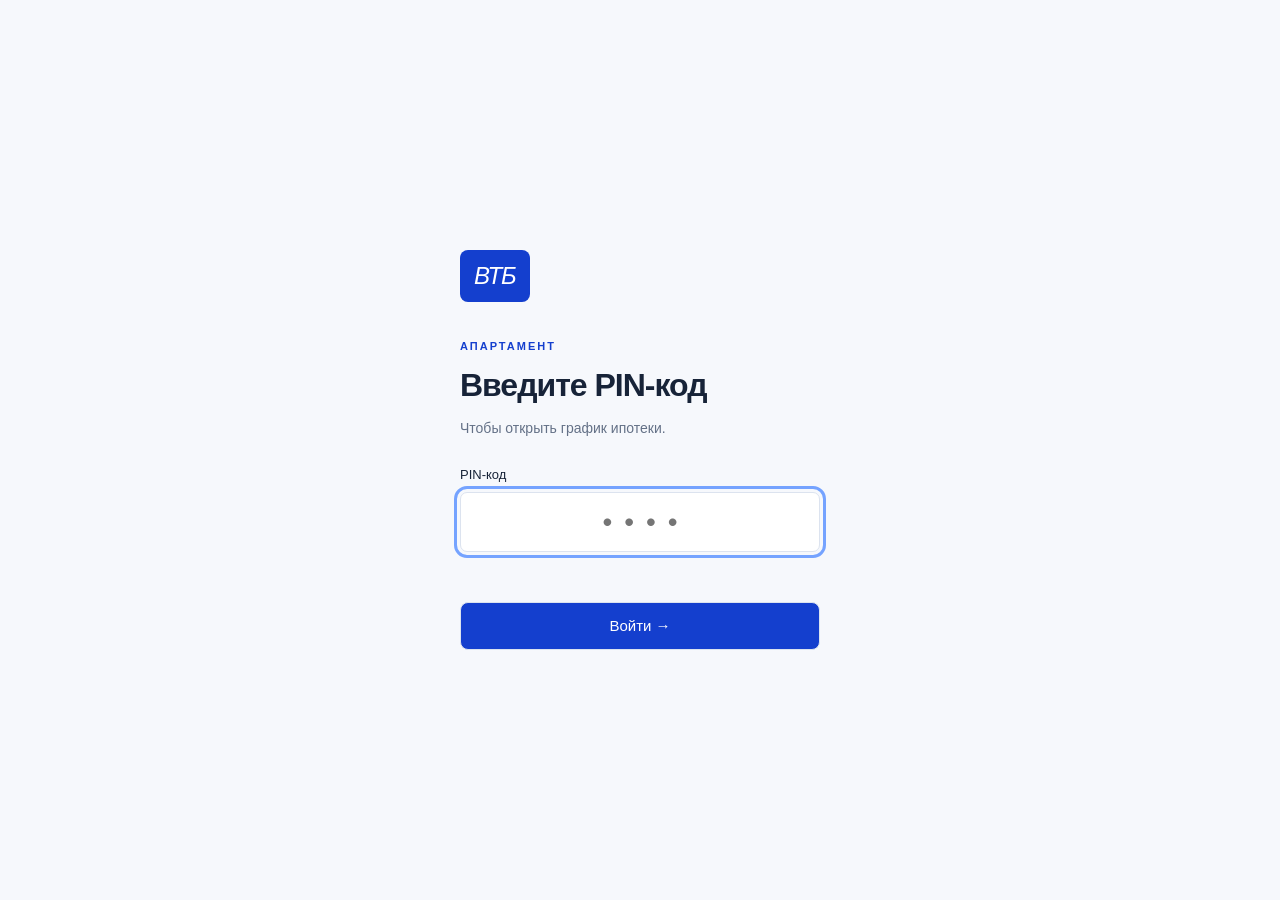
<file: index.html>
<!doctype html>
<html lang="ru">
<head><meta charset="utf-8"><meta name="viewport" content="width=device-width,initial-scale=1"><meta name="theme-color" content="#143fce"><link rel="icon" href="favicon.svg" type="image/svg+xml"><title>ВТБ · Апартамент — график ипотеки</title><link rel="stylesheet" href="style.css?v=20261101-nav"><script defer src="data.js?v=20261101-paid"></script><script defer src="app.js?v=20261101-paid"></script><script defer src="gate.js"></script><link rel="stylesheet" href="arcade.css?v=5"><script defer src="payoff-model.js?v=4"></script><script defer src="platformer.js?v=2"></script><script defer src="arcade.js?v=8"></script></head>
<body>
<section id="pinGate" class="pin-gate" aria-labelledby="pinTitle"><form id="pinForm" class="pin-form"><span class="mark">ВТБ</span><p class="eyebrow">АПАРТАМЕНТ</p><h1 id="pinTitle">Введите PIN-код</h1><p class="muted">Чтобы открыть график ипотеки.</p><label for="pin">PIN-код</label><input id="pin" type="password" inputmode="numeric" pattern="[0-9]{4}" minlength="4" maxlength="4" autocomplete="off" required autofocus aria-describedby="pinError" placeholder="••••"><p id="pinError" role="status" aria-live="polite"></p><button type="submit" id="unlock">Войти →</button><noscript><p>Для входа включите JavaScript в браузере.</p></noscript></form></section>
<div id="app" hidden>
<header><a class="brand" href="#"><span class="mark">ВТБ</span><span>Апартамент<small>График ипотеки</small></span></a><div class="header-actions"><a class="nav" href="accounts.html">Счета и брокер</a><a class="nav" href="#payoffArcade">Игра ↓</a><a class="nav" href="#schedule">Все платежи ↓</a><button id="logout" class="text-button">Выйти</button></div></header>
<main>
<section class="intro"><div><p class="eyebrow">МОЙ КРЕДИТ / АПАРТАМЕНТ</p><h1>Ипотека под контролем.</h1><p class="muted">Платежи, проценты и путь к нулевому остатку.</p></div><div class="source">График ВТБ от <strong>1 ноября 2026</strong><span>Данные перенесены из банковского PDF</span></div></section>
<section class="overview"><div class="balance"><p>Остаток по графику на выбранную дату</p><h2 id="balance">—</h2><div class="progress"><span id="progress"></span></div><p id="progressText" class="muted"></p><label class="date-control">Посмотреть на дату <input id="asof" type="date" min="2024-08-12" max="2044-01-12"></label><button class="text-button" id="today">Сегодня</button></div><div class="next"><p id="nextLabel">Ближайший платёж по графику</p><h2 id="nextAmount">—</h2><p id="nextDate"></p><div class="split"><span>Основной долг<strong id="nextPrincipal"></strong></span><span>Проценты<strong id="nextInterest"></strong></span></div><button id="goNext">Показать в графике ↗</button></div></section>
<p class="note">Остаток рассчитан после платежей до выбранной даты и подтверждённых погашений за саму дату. Платёж 2 000 ₽ от 01.11.2026 подтверждён как погашенный; остальные будущие суммы — план банка.</p>
<section class="month-review" aria-label="Срок погашения и итоги месяца">
<article class="review-card term-card"><p class="eyebrow">ДО ПОЛНОГО ПОГАШЕНИЯ</p><h2 id="remainingTerm">—</h2><p id="remainingDetail" class="muted"></p><p class="note">По графику банка, без будущих досрочных платежей. Срок считается от выбранной выше даты.</p></article>
<article class="review-card"><p class="eyebrow">ИТОГИ ОКТЯБРЯ 2026</p><h2 id="octoberExtraPrincipal">—</h2><p class="muted">Основной долг погашен досрочно</p><dl id="octoberBreakdown"></dl><p class="note">Исторические операции из PDF от 01.11.2026. Досрочные платежи отделены от планового платежа 12 октября.</p></article>
<article class="review-card"><p class="eyebrow">ПЛАН НА НОЯБРЬ 2026</p><h2 id="novemberPayment">—</h2><p id="novemberDue" class="muted"></p><dl id="novemberBreakdown"></dl><p class="note">Операция 1 ноября уже отражена в PDF. Остальной план — без дополнительных досрочных платежей.</p></article>
</section>
<section class="facts"><div><span>Сумма кредита</span><strong id="initial"></strong></div><div><span>Ставка в документе</span><strong>19,70% годовых</strong></div><div><span>Последний ненулевой платёж</span><strong id="end"></strong></div><div><span>Проценты за весь график</span><strong id="allInterest"></strong></div></section>
<section class="chart-section"><div class="section-heading"><div><p class="eyebrow">ПУТЬ ПОГАШЕНИЯ</p><h2>Как уменьшается долг</h2></div><div class="chart-buttons"><button class="selected" id="chartBalance" aria-pressed="true">Остаток</button><button id="chartPayments" aria-pressed="false">Платежи по годам</button></div></div><div id="chart" class="chart"></div><div class="chart-footer"><span id="chartLegend">Остаток после платежа · ₽</span><span>2024 — 2044</span></div><label class="slider-label" for="cursor">Выберите платёж <strong id="cursorLabel"></strong></label><input id="cursor" type="range" min="0" max="270" value="0"><div id="detail" class="detail" aria-live="polite"></div></section>
<section id="schedule"><div class="section-heading"><div><p class="eyebrow">БАНКОВСКИЙ ГРАФИК</p><h2>Все платежи</h2></div><button id="export">Скачать CSV ↓</button></div><div class="filters"><label>Период<select id="period"><option value="future">С выбранной даты</option><option value="all" selected>Весь график</option><option value="past">До выбранной даты</option></select></label><label>Год<select id="year"><option value="all">Все годы</option></select></label><label>Показать<select id="pageSize"><option value="all">Все платежи на одной странице</option><option value="12" selected>По 12 месяцев</option></select></label><label class="search">Поиск по дате или номеру<input id="search" type="search" placeholder="Например: 2027 или № 60"></label><button id="reset" class="text-button">Сбросить</button></div><p id="tableSummary" class="muted" aria-live="polite"></p><div class="table-wrap"><table><caption class="sr-only">График платежей по ипотеке ВТБ Апартамент, суммы в рублях</caption><thead><tr><th scope="col">№</th><th scope="col">Дата платежа</th><th scope="col">Всего, ₽</th><th scope="col">В долг, ₽</th><th scope="col">Проценты, ₽</th><th scope="col">Остаток, ₽</th></tr></thead><tbody id="rows"></tbody></table></div><p id="empty" hidden>Платежей по этим фильтрам нет. Измените период или год.</p><div class="pagination" id="pagination"><button id="prev">← Назад</button><form id="pageJump" class="page-jump"><label for="pageNumber">Страница</label><input id="pageNumber" type="number" min="1" step="1" inputmode="numeric" required aria-label="Номер страницы"><span id="pageInfo" aria-live="polite"></span><button id="jumpButton" type="submit">Перейти</button></form><button id="next">Далее →</button></div><p id="pageRange" class="page-range" aria-live="polite"></p></section>
<section class="payoff-arcade" id="payoffArcade" aria-labelledby="arcadeTitle">
<div class="section-heading"><div><p class="eyebrow">МАЛЕНЬКИЕ ШАГИ · БОЛЬШАЯ СВОБОДА</p><h2 id="arcadeTitle">Халим против ипотеки</h2></div><span class="arcade-badge">Платформер · управляешь ты</span></div>
<div class="arcade-modes" id="arcadeModes" role="group" aria-label="Сумма досрочного погашения"></div><p class="muted" id="arcadeIntro"></p><p class="note" id="arcadeComparison"></p>
<div class="arcade-stats"><div><span>Препятствия позади</span><strong id="arcadeCount">0</strong></div><div><span>Ежемесячный платеж</span><strong id="arcadeMonthly">—</strong></div><div><span>Досрочно по модели</span><strong id="arcadeDaily">0 ₽</strong></div><div><span>Остаток долга по сценарию</span><strong id="arcadeDebt">—</strong></div></div>
<div class="arcade-calendar"><div><span>Игровая дата</span><strong id="arcadeGameDate"></strong></div><div><span>Досрочно в этот день</span><strong id="arcadeTodayExtra"></strong></div><div><span>Следующий этап</span><strong id="arcadeNextDate"></strong></div><div><span>Дата финиша</span><strong id="arcadeGameFinish"></strong></div></div><canvas class="arcade-canvas" id="arcadeCanvas" width="900" height="300" tabindex="0" aria-label="Платформер: стрелки влево и вправо или A/D — движение; пробел, W или стрелка вверх — прыжок; Shift — бег; P — пауза." aria-describedby="arcadeHelp">Используйте кнопки под игровым полем.</canvas>
<p class="platform-score">Жизни: <strong id="arcadeLives" style="color:#c93154" aria-label="Осталось жизней: 3 из 3">♥♥♥</strong> · Монеты: <strong id="arcadeCoins">0</strong> · Потеряно жизней: <strong id="arcadeRetries">0</strong></p><progress class="arcade-progress" id="arcadeBar" value="0" max="1" aria-label="Пройденные платежные препятствия"></progress>
<div class="arcade-controls"><button id="arcadeStart" class="arcade-primary">Начать путь</button><button id="arcadeLeft" disabled aria-label="Двигаться влево">← Влево</button><button id="arcadeRight" disabled aria-label="Двигаться вправо">Вправо →</button><button id="arcadeJump" disabled>Прыжок ↑</button><button id="arcadeBoost" class="arcade-turbo" disabled>Бег · удерживать</button><button id="arcadePause" disabled>Пауза</button></div>

<p id="arcadeMessage" role="status" aria-live="polite"></p>
<p class="note" id="arcadeHelp">Управление: ← → или A/D — движение, пробел / W / ↑ — прыжок, Shift — бег, P — пауза. На телефоне удерживай кнопки направления и нажимай «Прыжок». Перепрыгивай блоки и ямы, собирай монеты. Герой сам не бежит и не прыгает; упав, возвращается к последнему пройденному этапу. Календарь и долг продвигаются только по мере продвижения вправо. Монеты — игровой счет, они не меняют финансовый расчет. Текущий этап выделен в хронологии ниже. Расчетная модель с 02.11.2026: ставка 19,7%, ежемесячный платеж 182 574,96 ₽ сохраняется, выбранная дополнительная сумма списывается каждый календарный день. Проценты начисляются ежедневно на остаток; взносы сначала покрывают проценты, затем основной долг. Начисленные проценты на начало расчета оценены по ближайшему платежу банка. Даты ежемесячных платежей взяты из PDF. Комиссии и изменения ставки не учитываются; точный срок определит банк. В некоторых ежедневных режимах после последнего ежемесячного платежа остается отдельный досрочный финиш. Переключение режима начинает игру заново.</p>
<section class="payoff-timeline" aria-labelledby="timelineTitle">
<div class="section-heading"><div><p class="eyebrow">ТВОЙ ПУТЬ ПО ГОДАМ И МЕСЯЦАМ</p><h3 id="timelineTitle">Хронология погашения</h3></div><button type="button" id="timelineExpand">Развернуть годы</button></div>
<div class="timeline-summary"><div><span>Дата финиша</span><strong id="arcadeFinish"></strong></div><div><span>До полного погашения</span><strong id="arcadeDuration"></strong></div></div>
<p class="muted" id="timelineScenario" aria-live="polite"></p>
<div class="timeline-summary"><div><span>Экономия процентов относительно обычного графика</span><strong id="arcadeSavings"></strong></div></div>
<div class="table-wrap"><table><caption>Стоимость ипотеки в выбранном режиме, ₽</caption><thead><tr><th scope="col">Состав выплат</th><th scope="col">Уже выплачено по данным отчета</th><th scope="col">Предстоит от даты снимка</th><th scope="col">За весь срок</th></tr></thead><tbody id="arcadeCostRows"></tbody></table></div>
<p class="muted" id="arcadeCashSplit"></p>
<p class="muted">Итоги досрочных режимов — оценка при текущей ставке. Страховки, комиссии и другие расходы вне графика не включены. Суммы относятся ко всему выбранному сценарию и не зависят от прохождения игры.</p>
<p class="note">Каждая строка — состояние на дату платежа или финального закрытия. Досрочные взносы и погашение тела суммируются с предыдущей даты, а не за календарный месяц. Сценарий меняется вместе с кнопками выше.</p>
<div id="arcadeTimeline"></div>
</section>
</section>
<footer><strong>ВТБ · Апартамент</strong><p>271 строка · точные суммы из PDF · без пересчёта банковских условий.</p><p>Диапазон дат сохранён для перенесённых платежей. Заключительная строка с нулевым платежом включена. Сведения о заёмщике, счёте и договоре исключены.</p></footer>
</main></div></body></html>
</file>
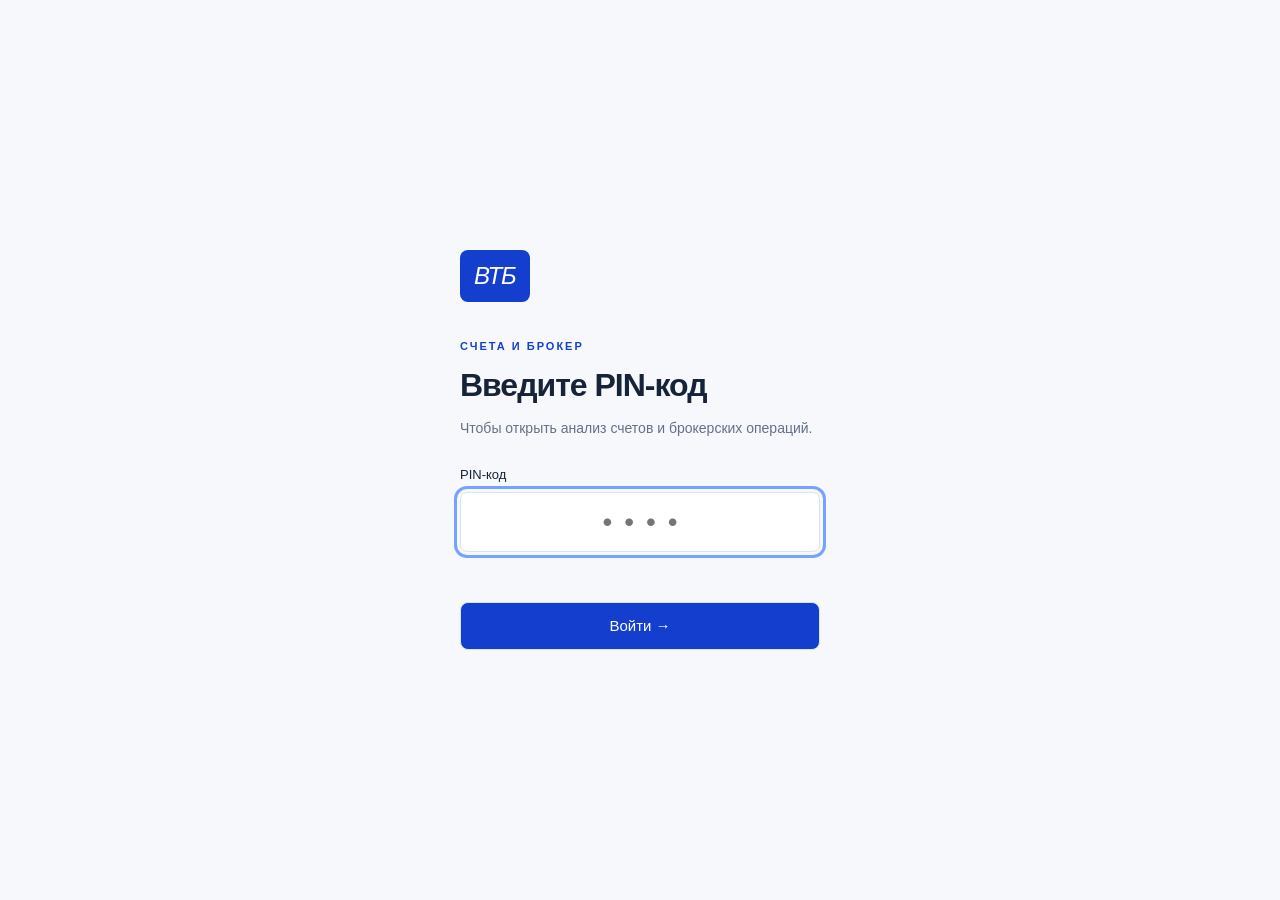
<file: accounts.html>
<!doctype html>
<html lang="ru">
<head><meta charset="utf-8"><meta name="viewport" content="width=device-width,initial-scale=1"><meta name="theme-color" content="#143fce"><link rel="icon" href="favicon.svg" type="image/svg+xml"><title>ВТБ · Счета и брокер — октябрь 2026</title><link rel="stylesheet" href="style.css?v=20261101-nav"><link rel="stylesheet" href="accounts.css?v=1"><script defer src="accounts-data.js?v=2"></script><script defer src="accounts.js?v=2"></script><script defer src="gate.js"></script></head>
<body>
<section id="pinGate" class="pin-gate" aria-labelledby="pinTitle"><form id="pinForm" class="pin-form"><span class="mark">ВТБ</span><p class="eyebrow">СЧЕТА И БРОКЕР</p><h1 id="pinTitle">Введите PIN-код</h1><p class="muted">Чтобы открыть анализ счетов и брокерских операций.</p><label for="pin">PIN-код</label><input id="pin" type="password" inputmode="numeric" pattern="[0-9]{4}" minlength="4" maxlength="4" autocomplete="off" required autofocus aria-describedby="pinError" placeholder="••••"><p id="pinError" role="status" aria-live="polite"></p><button type="submit" id="unlock">Войти →</button><noscript><p>Для входа включите JavaScript в браузере.</p></noscript></form></section>
<div id="app" hidden>
<header><a class="brand" href="accounts.html"><span class="mark">ВТБ</span><span>Счета и брокер<small>Анализ за октябрь 2026</small></span></a><div class="header-actions"><a class="nav" href="./">Ипотечный отчет ↗</a><button id="logout" class="text-button">Выйти</button></div></header>
<main><section id="accountsReport" class="accounts-report" aria-label="Банковские счета и брокер — октябрь 2026"></section>
<footer><strong>ВТБ · Счета и брокер</strong><p>Обороты 01–31.10.2026. Выплаты дивидендов сверены с удержаниями налога по датам выплат. Остатки на конец октября соответствуют началу 01.11.2026.</p></footer>
</main></div></body></html>
</file>
<file: style.css>
:root{font-family:Inter,Arial,sans-serif;color:#172338;background:#f6f8fc;font-synthesis:none;--blue:#143fce;--muted:#647187;--line:#dce3ef}*{box-sizing:border-box}body{margin:0}header{max-width:1240px;margin:auto;padding:26px 36px;display:flex;align-items:center;justify-content:space-between;border-bottom:1px solid var(--line)}a{color:inherit;text-decoration:none}.brand{display:flex;gap:16px;align-items:center;font-size:20px;font-weight:700}.brand small{display:block;font-size:12px;font-weight:400;color:var(--muted);margin-top:5px}.mark{background:var(--blue);color:white;padding:12px 14px;border-radius:8px;font-style:italic;letter-spacing:-1px}.nav{font-size:14px;color:var(--blue)}main{max-width:1240px;margin:auto;padding:40px 36px}.intro{display:flex;justify-content:space-between;align-items:center;margin-bottom:36px;gap:24px}.eyebrow{font-size:11px;letter-spacing:2px;color:var(--blue);font-weight:700;margin:0 0 12px}h1{font-size:clamp(28px,4vw,44px);letter-spacing:-1.6px;margin:0 0 12px}h2{margin:0;font-size:24px;letter-spacing:-.5px}p{line-height:1.5}.muted,.note{color:var(--muted);font-size:14px}.source{font-size:12px;color:var(--muted);line-height:1.9}.source strong,.source span{display:block}.source strong{color:#172338;font-size:14px}.overview{display:grid;grid-template-columns:1.4fr 1fr;gap:0;background:white;border:1px solid var(--line);border-radius:18px;overflow:hidden}.balance,.next{padding:32px}.overview p{margin:0 0 12px}.overview h2{font-size:clamp(30px,4vw,48px);letter-spacing:-1.6px;font-variant-numeric:tabular-nums}.next{background:#edf2ff;border-left:1px solid var(--line)}.progress{height:7px;background:#e6ecf7;border-radius:8px;margin:25px 0 12px;overflow:hidden}.progress span{display:block;height:100%;background:var(--blue);transition:width .3s}.date-control{font-size:13px;color:var(--muted);display:inline-flex;gap:12px;align-items:center;margin-top:12px}.split{display:flex;gap:30px;border-top:1px solid #d2dcf6;padding-top:18px;margin-top:20px;font-size:12px;color:var(--muted)}.split strong{display:block;margin-top:8px;color:#172338;font-size:17px}.next button{margin-top:24px;background:var(--blue);color:white;border-color:var(--blue)}button,input,select{font:inherit}button{cursor:pointer;background:white;border:1px solid var(--line);border-radius:8px;padding:11px 16px;font-size:13px;transition:background .18s,transform .18s}button:hover{background:#e7edfc;transform:translateY(-1px)}button:disabled{opacity:.4;cursor:default;transform:none}.text-button{border:0;background:transparent;color:var(--blue);padding:10px}input,select{border:1px solid var(--line);border-radius:7px;padding:10px;background:white;color:#172338;min-height:42px}input:focus-visible,select:focus-visible,button:focus-visible,a:focus-visible{outline:3px solid #75a3ff;outline-offset:3px}.note{font-size:12px;margin:14px 0 30px}.facts{display:grid;grid-template-columns:repeat(4,1fr);gap:24px;border-bottom:1px solid var(--line);padding-bottom:32px;margin-bottom:38px}.facts span{display:block;font-size:12px;color:var(--muted);margin-bottom:10px}.facts strong{font-size:18px;font-variant-numeric:tabular-nums}.section-heading{display:flex;justify-content:space-between;align-items:center;gap:20px;margin-bottom:25px}.chart-section{padding-bottom:35px;margin-bottom:35px;border-bottom:1px solid var(--line)}.chart-buttons{display:flex;gap:6px}.selected{background:var(--blue)!important;color:white}.chart{height:285px;background:white;border:1px solid var(--line);border-radius:12px;padding:10px;overflow:hidden}.chart svg{width:100%;height:100%;display:block}.chart-footer{display:flex;justify-content:space-between;color:var(--muted);font-size:12px;margin-top:12px}.slider-label{display:flex;justify-content:space-between;font-size:13px;margin:28px 0 8px}.slider-label strong{font-weight:400;color:var(--blue)}input[type=range]{width:100%;padding:0;accent-color:var(--blue);background:transparent;border:0;cursor:pointer}.detail{display:grid;grid-template-columns:repeat(4,1fr);gap:16px;margin-top:12px;font-size:12px;color:var(--muted)}.detail strong{display:block;font-size:17px;color:#172338;margin-top:6px}.filters{display:flex;align-items:end;gap:14px;flex-wrap:wrap}.filters label{display:flex;flex-direction:column;gap:8px;font-size:12px;color:var(--muted)}.filters .search{flex:1;min-width:180px}.table-wrap{overflow-x:auto;border:1px solid var(--line);border-radius:12px;background:white}table{border-collapse:collapse;width:100%;white-space:nowrap;font-variant-numeric:tabular-nums;font-size:13px}th{font-size:11px;color:var(--muted);font-weight:500;background:#f0f4fb;padding:17px 16px;text-align:right}td{padding:16px;border-top:1px solid #edf0f5;text-align:right}th:nth-child(-n+2),td:nth-child(-n+2){text-align:left}tbody tr:hover{background:#f4f7ff}tbody tr.active{background:#e9efff}td small{display:block;font-size:10px;color:var(--muted);margin-top:4px}.pagination{display:flex;align-items:center;justify-content:space-between;margin-top:16px;font-size:12px;color:var(--muted)}footer{margin-top:50px;border-top:1px solid var(--line);padding:26px 0;color:var(--muted);font-size:12px;max-width:780px}footer strong{color:#172338}.sr-only{position:absolute;width:1px;height:1px;overflow:hidden;clip:rect(0,0,0,0)}@media(max-width:760px){header{padding:20px}.nav{font-size:12px}main{padding:28px 20px}.intro{display:block}.source{margin-top:20px}.source strong,.source span{display:inline;margin-right:6px}.overview{grid-template-columns:1fr}.next{border-left:0;border-top:1px solid var(--line)}.balance,.next{padding:24px}.facts{grid-template-columns:1fr 1fr;gap:24px 16px}.facts strong{font-size:16px}.section-heading{align-items:start;flex-direction:column}.detail{grid-template-columns:1fr 1fr}.chart{height:240px}.chart-buttons button{font-size:12px;padding:10px}.date-control{flex-wrap:wrap}.filters label{flex:1;min-width:130px}.filters .search{flex-basis:100%}td,th{padding:14px 12px}}@media(prefers-reduced-motion:reduce){*{transition:none!important;scroll-behavior:auto!important}}

[hidden]{display:none!important}.header-actions{display:flex;align-items:center;gap:16px}.pin-gate{min-height:100svh;display:grid;place-items:center;padding:24px}.pin-form{width:100%;max-width:360px}.pin-form>.mark{display:inline-block;font-size:24px;margin-bottom:36px}.pin-form h1{font-size:32px;letter-spacing:-1px}.pin-form label{display:block;font-size:13px;margin:28px 0 10px}.pin-form input{width:100%;height:60px;text-align:center;font-size:28px;letter-spacing:12px;padding-left:22px}.pin-form button{width:100%;background:var(--blue);color:white;font-size:15px;min-height:48px}.pin-form button:hover{background:#1034af}#pinError{color:#ad263c;min-height:24px;font-size:13px}@media(max-width:760px){.header-actions{gap:8px}.header-actions .text-button{padding:6px}}

.page-jump{display:flex;align-items:center;gap:10px}.page-jump input{width:68px;text-align:center;padding:8px}.page-range{text-align:center;color:var(--muted);font-size:12px;margin:10px 0 0}@media(max-width:760px){.pagination{flex-wrap:wrap;gap:14px}.page-jump{order:3;flex-basis:100%;justify-content:center;gap:8px}.page-jump button{padding:10px}.page-jump input{width:60px}}

.month-review{display:grid;grid-template-columns:repeat(3,minmax(0,1fr));gap:18px;margin:0 0 34px}.review-card{min-width:0;padding:24px;background:#fff;border:1px solid var(--line);border-radius:14px}.review-card h2{font-size:clamp(23px,2.3vw,30px);font-variant-numeric:tabular-nums;overflow-wrap:anywhere}.term-card{background:#edf2ff}.review-card dl{margin:22px 0 0;font-size:13px}.review-card dl>div{padding:10px 0;border-top:1px solid var(--line)}.review-card dt{color:var(--muted);line-height:1.4}.review-card dd{margin:5px 0 0;font-weight:700;font-variant-numeric:tabular-nums}.review-card .note{margin:20px 0 0}@media(max-width:1000px){.month-review{grid-template-columns:1fr 1fr}.term-card{grid-column:1/-1}}@media(max-width:600px){.month-review{grid-template-columns:1fr}.review-card{padding:22px}.term-card{grid-column:auto}}
.header-actions{flex-wrap:wrap;justify-content:flex-end}header{gap:12px}
</file>
<file: arcade.css>
.payoff-arcade{margin-top:46px;padding:28px;background:#fff;border:1px solid var(--line);border-radius:18px}.payoff-arcade .section-heading{margin-bottom:12px}.arcade-badge{color:#27745a;background:#e5f6eb;border-radius:30px;padding:9px 14px;font-size:12px;font-weight:700;white-space:nowrap}.arcade-stats{display:grid;grid-template-columns:repeat(3,minmax(0,1fr));gap:16px;margin:20px 0}.arcade-stats span{display:block;color:var(--muted);font-size:12px}.arcade-stats strong{display:block;margin-top:6px;font-size:20px;font-variant-numeric:tabular-nums}.arcade-canvas{display:block;width:100%;aspect-ratio:3/1;border-radius:12px;touch-action:manipulation;cursor:pointer}.arcade-controls{display:flex;gap:9px;flex-wrap:wrap;align-items:center;margin-top:16px}.arcade-controls .arcade-primary{background:var(--blue);color:white}.arcade-controls .arcade-turbo{background:#fff2ca;border-color:#ebd18a;color:#76520d}.arcade-auto{display:flex;align-items:center;gap:8px;font-size:13px;margin:15px 0}.arcade-auto input{min-height:20px;width:18px;height:18px;accent-color:var(--blue)}.arcade-progress{width:100%;height:9px;accent-color:#2a9a74;border:0;margin-top:15px}#arcadeMessage{min-height:42px;font-size:14px;color:#27644e;margin:10px 0}.payoff-arcade .note{margin-bottom:0}@media(max-width:600px){.payoff-arcade{padding:18px}.arcade-stats{gap:10px}.arcade-stats strong{font-size:15px}.arcade-stats span{font-size:11px}.arcade-canvas{aspect-ratio:3/1;object-fit:contain}.arcade-controls button{flex:1 1 40%;padding:12px 8px}.arcade-badge{white-space:normal}}

.arcade-modes{display:flex;flex-wrap:wrap;gap:8px;margin:20px 0}.arcade-modes button{flex:1 1 130px;text-align:left;font-weight:700}.arcade-modes small{display:block;font-size:11px;font-weight:400;line-height:1.5;margin-top:5px}.arcade-stats{grid-template-columns:repeat(2,minmax(0,1fr))}

.payoff-timeline{margin-top:28px;padding-top:24px;border-top:1px solid var(--line)}.payoff-timeline h3{margin:0;font-size:23px}.timeline-summary{display:flex;flex-wrap:wrap;gap:24px;padding:18px;background:#edf6f1;border-radius:12px}.timeline-summary span{display:block;font-size:12px;color:var(--muted)}.timeline-summary strong{display:block;margin-top:7px;font-size:21px}.payoff-timeline details{margin:12px 0;border:1px solid var(--line);border-radius:10px;padding:14px}.payoff-timeline summary{cursor:pointer;font-weight:700}.payoff-timeline summary span{font-weight:400;font-size:12px;color:var(--muted);margin-left:12px}.payoff-timeline .table-wrap{margin-top:14px}.payoff-timeline tbody th{font-size:13px;font-weight:700;background:transparent;text-align:left}.payoff-timeline small{display:block;font-size:10px;color:var(--muted);font-weight:400;margin-top:5px}.timeline-finish{background:#e5f6eb}.payoff-timeline .note{margin:14px 0}

.arcade-calendar{display:grid;grid-template-columns:repeat(4,minmax(0,1fr));gap:12px;margin:18px 0;padding:16px;background:#edf6f1;border-radius:12px}.arcade-calendar span{display:block;font-size:11px;color:var(--muted)}.arcade-calendar strong{display:block;margin-top:6px;font-size:16px;font-variant-numeric:tabular-nums}.timeline-current{background:#e7efff;outline:2px solid #6089e4;outline-offset:-2px}.timeline-done{background:#eff8f1}.timeline-done th::before{content:'✓ ';color:#247450}@media(max-width:600px){.arcade-calendar{grid-template-columns:repeat(2,minmax(0,1fr));padding:12px}}

.arcade-controls button{touch-action:none;user-select:none;-webkit-user-select:none}.platform-score{font-size:13px;color:var(--muted)}.arcade-canvas:focus-visible{outline:3px solid #143fce;outline-offset:4px}
</file>
<file: accounts.css>
.accounts-report{margin:36px 0;padding:28px;background:#fff;border:1px solid var(--line);border-radius:18px}.accounts-report h3{margin:28px 0 16px;font-size:21px}.accounts-report h4{font-size:15px;margin:18px 0 12px}.accounts-badge{font-size:12px;color:#266449;background:#e9f6ef;padding:10px 14px;border-radius:20px}.accounts-kpis{display:grid;grid-template-columns:repeat(2,minmax(0,1fr));gap:14px;margin:20px 0}.accounts-kpis>div{padding:20px;background:#f1f5ff;border-radius:12px}.accounts-kpis span,.accounts-kpis small{display:block;font-size:12px;color:var(--muted);line-height:1.5}.accounts-kpis strong{display:block;margin:10px 0;font-size:27px;font-variant-numeric:tabular-nums}.accounts-toggle{display:flex;gap:8px;flex-wrap:wrap}.accounts-report table{font-size:12px}.accounts-report tbody th{background:transparent;text-align:left;font-weight:700;color:#172338;font-size:12px}.accounts-report td:last-child{white-space:normal;min-width:130px}.accounts-report dl>div{display:flex;justify-content:space-between;gap:14px;padding:10px 0;border-bottom:1px solid var(--line);font-size:13px}.accounts-report dt{color:var(--muted)}.accounts-report dd{margin:0;text-align:right;font-weight:700;font-variant-numeric:tabular-nums}.accounts-columns{display:grid;grid-template-columns:1fr 1fr;gap:24px}.accounts-detail{margin-top:18px;padding:18px;border:1px solid var(--line);border-radius:12px}.accounts-detail summary{cursor:pointer;font-weight:700;line-height:1.5}.accounts-detail p,.accounts-detail li{font-size:13px;line-height:1.65}.accounts-callout{padding:15px;background:#fff8df;border-radius:10px;font-size:13px}.accounts-field{display:flex;gap:10px;align-items:center;flex-wrap:wrap;font-size:13px;margin:14px 0}.accounts-gap{margin-top:18px}.accounts-report .note{margin:12px 0 18px}.header-actions{flex-wrap:wrap;justify-content:flex-end}@media(max-width:760px){.accounts-report{padding:18px}.accounts-kpis,.accounts-columns{grid-template-columns:1fr}.accounts-kpis strong{font-size:24px}.accounts-detail{padding:14px}.accounts-report dl>div{flex-direction:column;gap:5px}.accounts-report dd{text-align:left}header{gap:12px}.accounts-field select{max-width:100%}}
</file>
